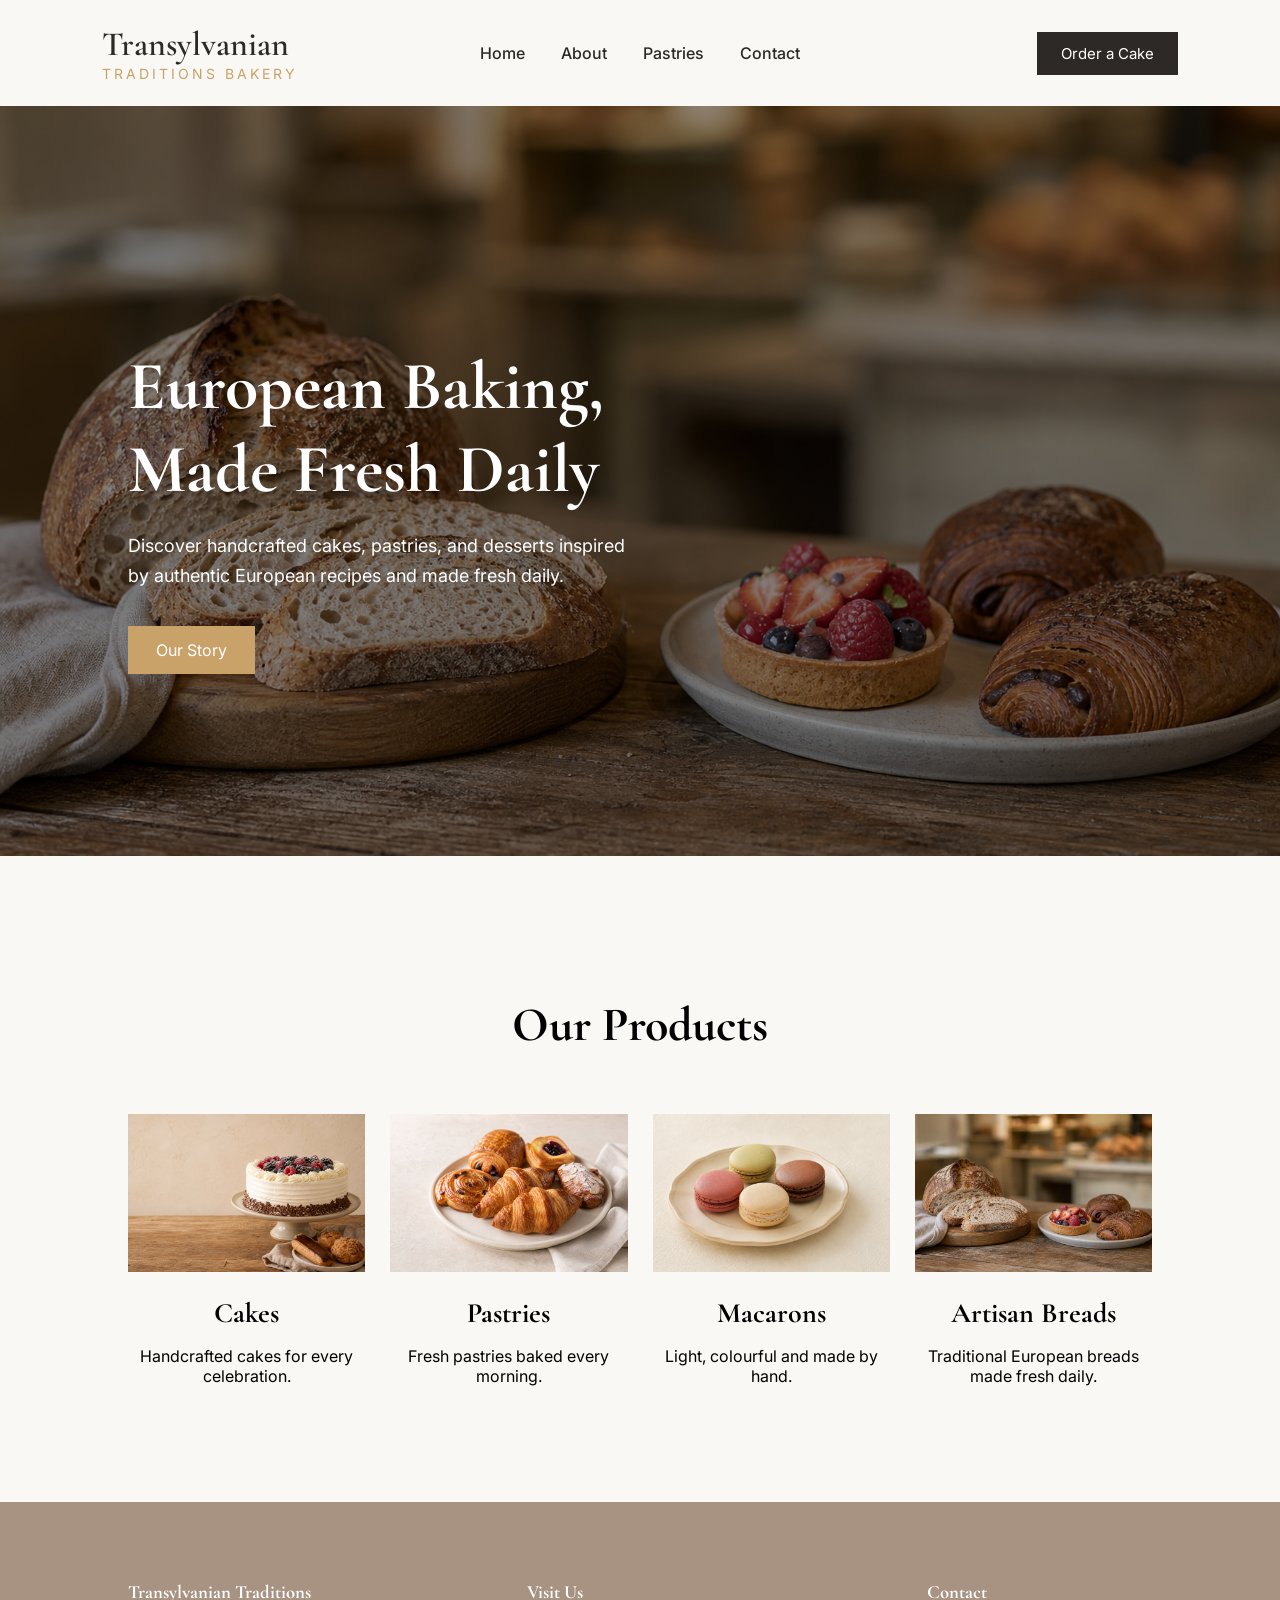
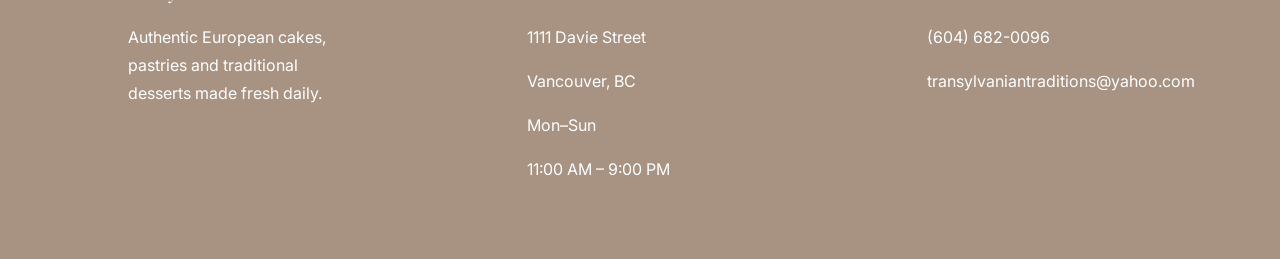
<file: index.html>
<!DOCTYPE html>
<html>

<head>

    <title>Transylvanian Traditions Bakery | Home</title>



    <meta name="viewport" content="width=device-width, initial-scale=1.0">

    <link
        href="https://fonts.googleapis.com/css2?family=Cormorant+Garamond:wght@400;500;600;700&family=Inter:wght@300;400;500;600;700&display=swap"
        rel="stylesheet">

    <link rel="stylesheet" href="style.css">

</head>

<body>
    <header id="site-header">

        <div class="header-logo">
            <h2>Transylvanian</h2>
            <p>TRADITIONS BAKERY</p>
        </div>

        <nav class="site-navigation">
            <ul>
                <li><a href="index.html">Home</a></li>
                <li><a href="about.html">About</a></li>
                <li><a href="pastries.html">Pastries</a></li>
                <li><a href="contact.html">Contact</a></li>
            </ul>
        </nav>

        <div class="header-btn">
            <a href="#">Order a Cake</a>
        </div>

    </header>

    <main>
        <section class="hero-banner">

            <div class="hero-text">

                <h1>European Baking, Made Fresh Daily</h1>

                <p>
                    Discover handcrafted cakes, pastries, and desserts inspired by authentic European recipes and made
                    fresh daily.
                </p>

                <a href="about.html">Our Story</a>

            </div>
        </section>
        <section class="products-section">

            <h2>Our Products</h2>

            <div class="products-container">

                <div class="product-item">
                    <img src="images/berry-cake.png" alt="Berry Cake">
                    <h3>Cakes</h3>
                    <p>Handcrafted cakes for every celebration.</p>
                </div>

                <div class="product-item">
                    <img src="images/pastry-plate.png" alt="Pastries">
                    <h3>Pastries</h3>
                    <p>Fresh pastries baked every morning.</p>
                </div>

                <div class="product-item">
                    <img src="images/macarons.png" alt="Macarons">
                    <h3>Macarons</h3>
                    <p>Light, colourful and made by hand.</p>
                </div>

                <div class="product-item">
                    <img src="images/bakery-table.png" alt="Bakery">
                    <h3>Artisan Breads</h3>
                    <p>Traditional European breads made fresh daily.</p>
                </div>

            </div>

        </section>

    </main>

    <footer>

        <div class="footer-container">

            <div class="footer-column">

                <h3>Transylvanian Traditions</h3>

                <p>Authentic European cakes, pastries and traditional desserts made fresh daily.</p>

            </div>

            <div class="footer-column">

                <h3>Visit Us</h3>

                <p>1111 Davie Street</p>
                <p>Vancouver, BC</p>
                <p>Mon–Sun</p>
                <p>11:00 AM – 9:00 PM</p>

            </div>

            <div class="footer-column">

                <h3>Contact</h3>

                <p>(604) 682-0096</p>
                <p>transylvaniantraditions@yahoo.com</p>

            </div>

        </div>

    </footer>

</body>

</html>
</file>
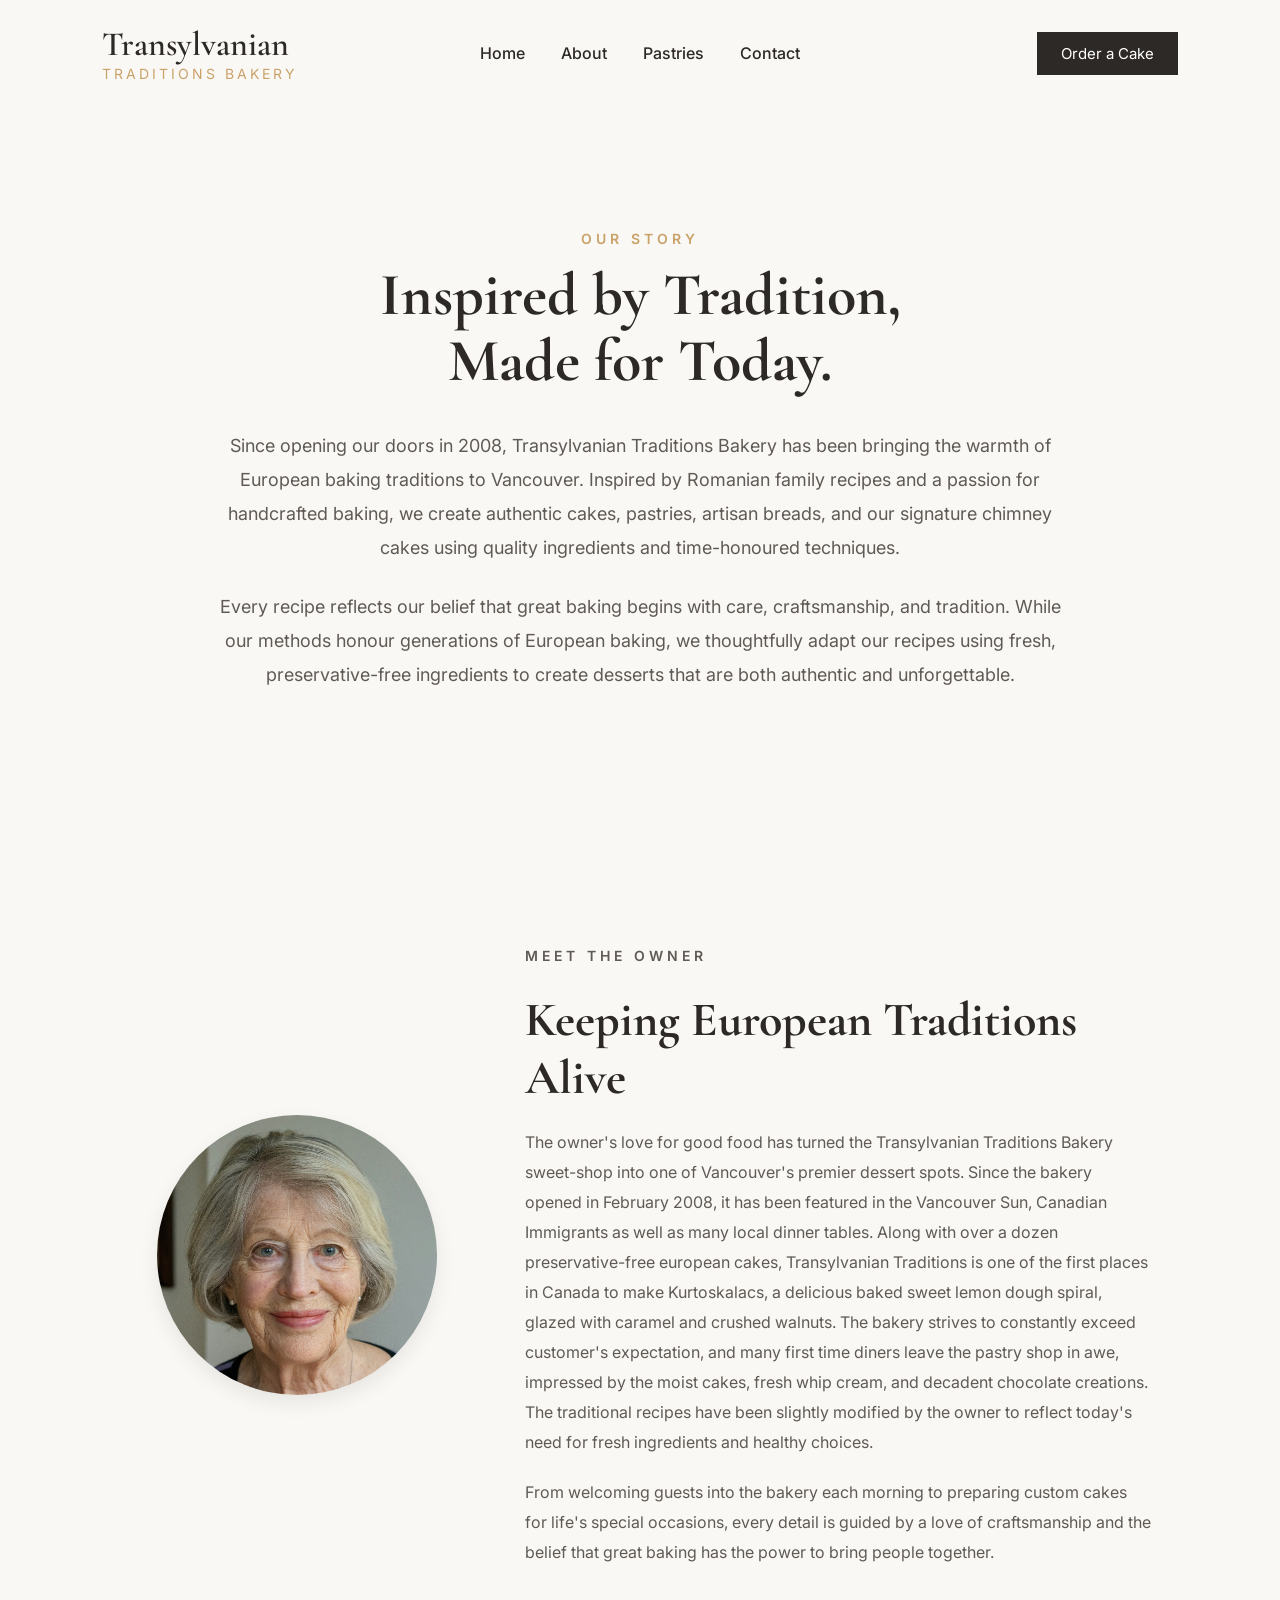
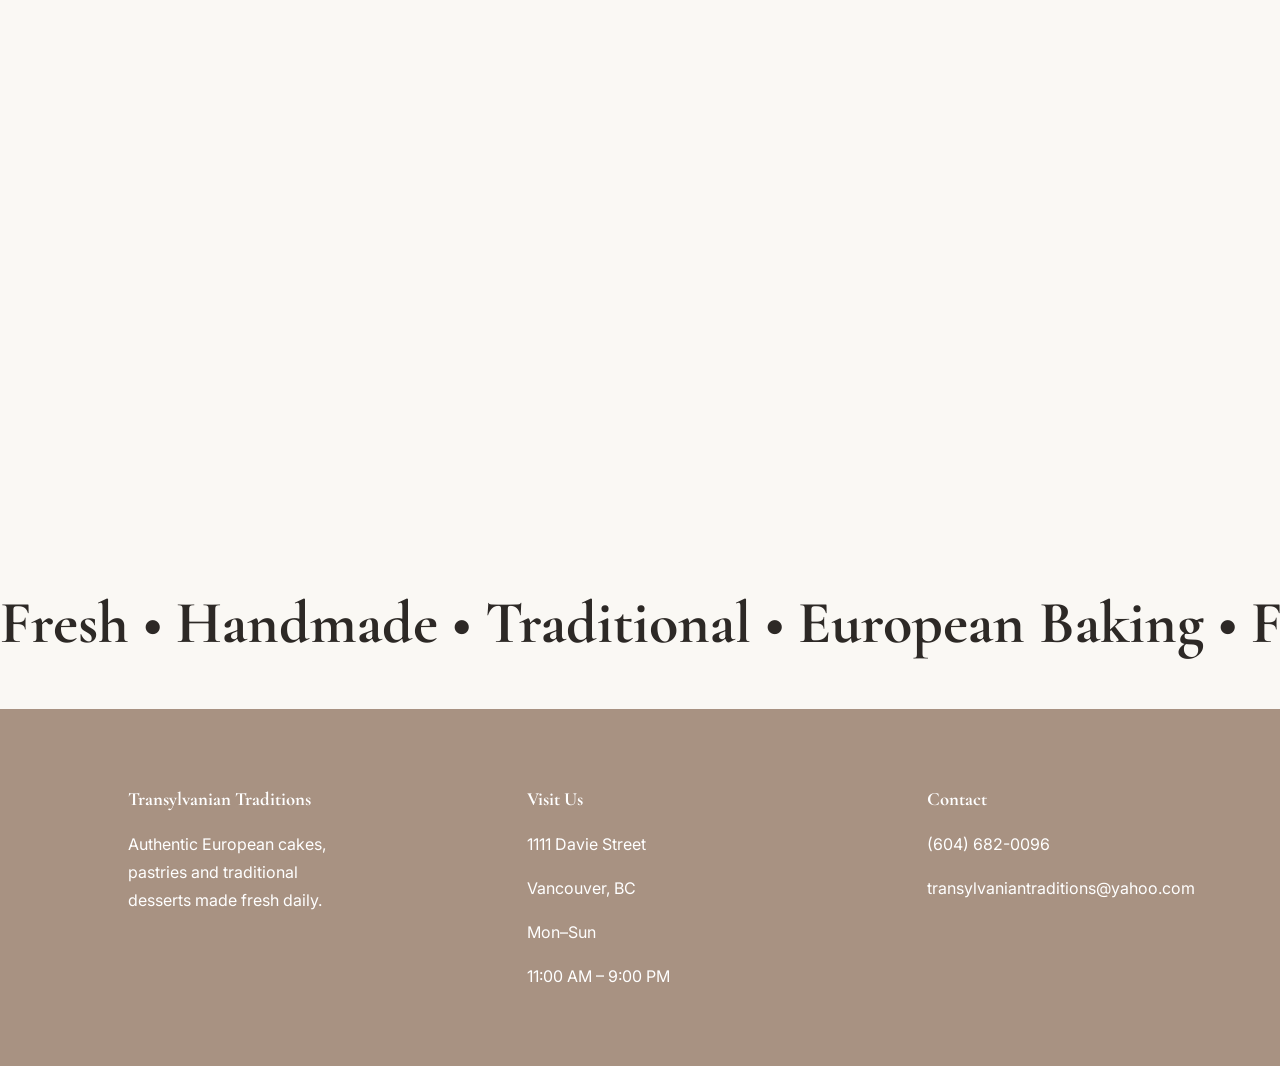
<file: about.html>
<!DOCTYPE html>
<html>

<head>

    <title>Transylvanian Traditions Bakery | About</title>

    <meta name="viewport" content="width=device-width, initial-scale=1.0">

    <link
        href="https://fonts.googleapis.com/css2?family=Cormorant+Garamond:wght@400;500;600;700&family=Inter:wght@300;400;500;600;700&display=swap"
        rel="stylesheet">

    <link rel="stylesheet" href="about.css">

</head>

<body>

    <header id="site-header">

        <div class="header-logo">
            <h2>Transylvanian</h2>
            <p>TRADITIONS BAKERY</p>
        </div>

        <nav class="site-navigation">
            <ul>
                <li><a href="index.html">Home</a></li>
                <li><a href="about.html">About</a></li>
                <li><a href="pastries.html">Pastries</a></li>
                <li><a href="contact.html">Contact</a></li>
            </ul>
        </nav>

        <div class="header-btn">
            <a href="contact.html">Order a Cake</a>
        </div>

    </header>

    <main>

        <section class="about-section">

            <p class="section-label">OUR STORY</p>

            <h2>Inspired by Tradition,<br>Made for Today.</h2>

            <p class="about-paragraph">
                Since opening our doors in 2008, Transylvanian Traditions Bakery has been
                bringing the warmth of European baking traditions to Vancouver. Inspired by
                Romanian family recipes and a passion for handcrafted baking, we create
                authentic cakes, pastries, artisan breads, and our signature chimney cakes
                using quality ingredients and time-honoured techniques.
            </p>

            <p class="about-paragraph">
                Every recipe reflects our belief that great baking begins with care,
                craftsmanship, and tradition. While our methods honour generations of
                European baking, we thoughtfully adapt our recipes using fresh,
                preservative-free ingredients to create desserts that are both authentic
                and unforgettable.
            </p>

        </section>
        <section class="owner-section">

            <div class="owner-image">

                <img src="images/baker.jpg" alt="Bakery Owner">

            </div>

            <div class="owner-content">

                <p class="section-label">MEET THE OWNER</p>

                <h2>Keeping European Traditions Alive</h2>

                <p>
                    The owner's love for good food has turned the Transylvanian Traditions Bakery sweet-shop into one of
                    Vancouver's premier dessert spots. Since the bakery opened in February 2008, it has been featured in
                    the Vancouver Sun, Canadian Immigrants as well as many local dinner tables. Along with over a dozen
                    preservative-free european cakes, Transylvanian Traditions is one of the first places in Canada to
                    make Kurtoskalacs, a delicious baked sweet lemon dough spiral, glazed with caramel and crushed
                    walnuts. The bakery strives to constantly exceed customer's expectation, and many first time diners
                    leave the pastry shop in awe, impressed by the moist cakes, fresh whip cream, and decadent chocolate
                    creations. The traditional recipes have been slightly modified by the owner to reflect today's need
                    for fresh ingredients and healthy choices.
                </p>

                <p>
                    From welcoming guests into the bakery each morning to preparing custom
                    cakes for life's special occasions, every detail is guided by a love of
                    craftsmanship and the belief that great baking has the power to bring
                    people together.
                </p>

            </div>

        </section>

        <section class="parallax"></section>
        <section class="sliding-text">

            <div class="slide-track">

                <h2>Fresh • Handmade • Traditional • European Baking • Fresh • Handmade • Traditional • European Baking
                    •</h2>

            </div>

        </section>

    </main>

    <footer>

        <div class="footer-container">

            <div class="footer-column">

                <h3>Transylvanian Traditions</h3>

                <p>Authentic European cakes, pastries and traditional desserts made fresh daily.</p>

            </div>

            <div class="footer-column">

                <h3>Visit Us</h3>

                <p>1111 Davie Street</p>
                <p>Vancouver, BC</p>
                <p>Mon–Sun</p>
                <p>11:00 AM – 9:00 PM</p>

            </div>

            <div class="footer-column">

                <h3>Contact</h3>

                <p>(604) 682-0096</p>
                <p>transylvaniantraditions@yahoo.com</p>

            </div>

        </div>

    </footer>

</body>

</html>
</file>
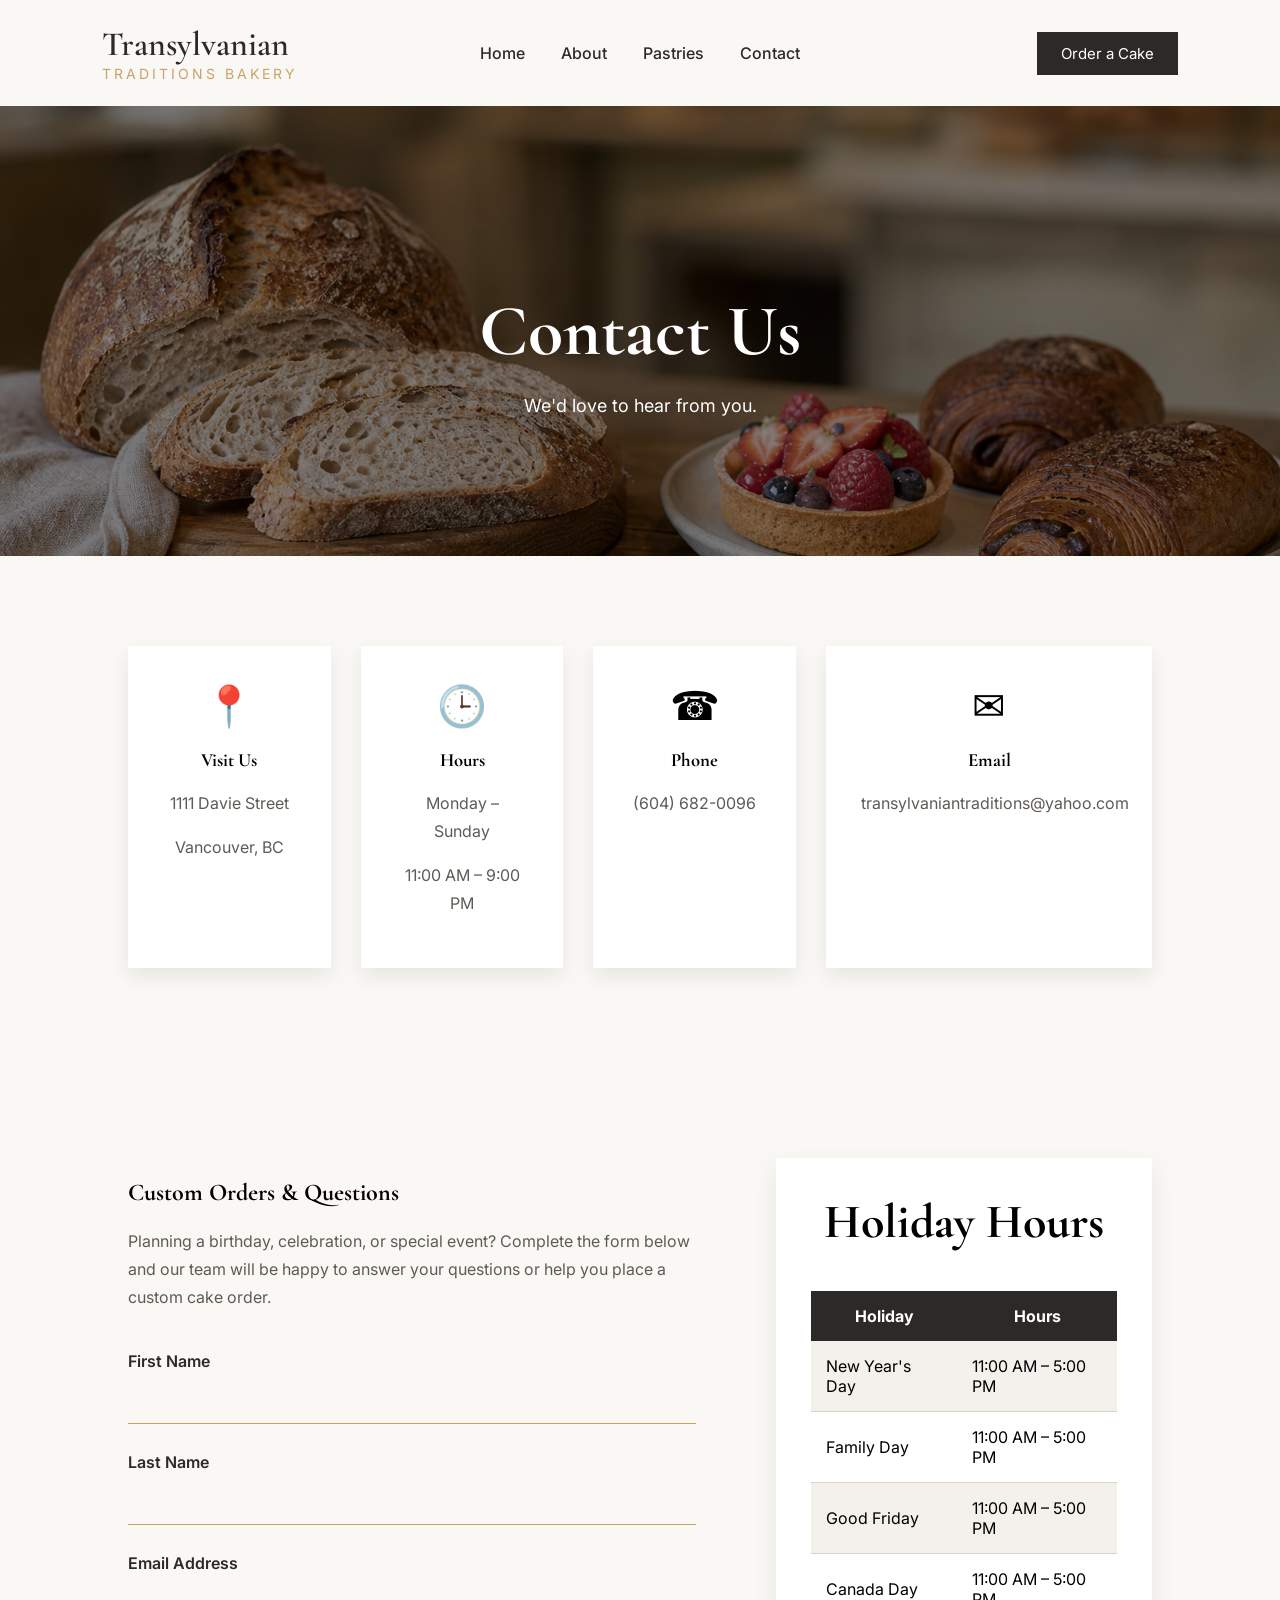
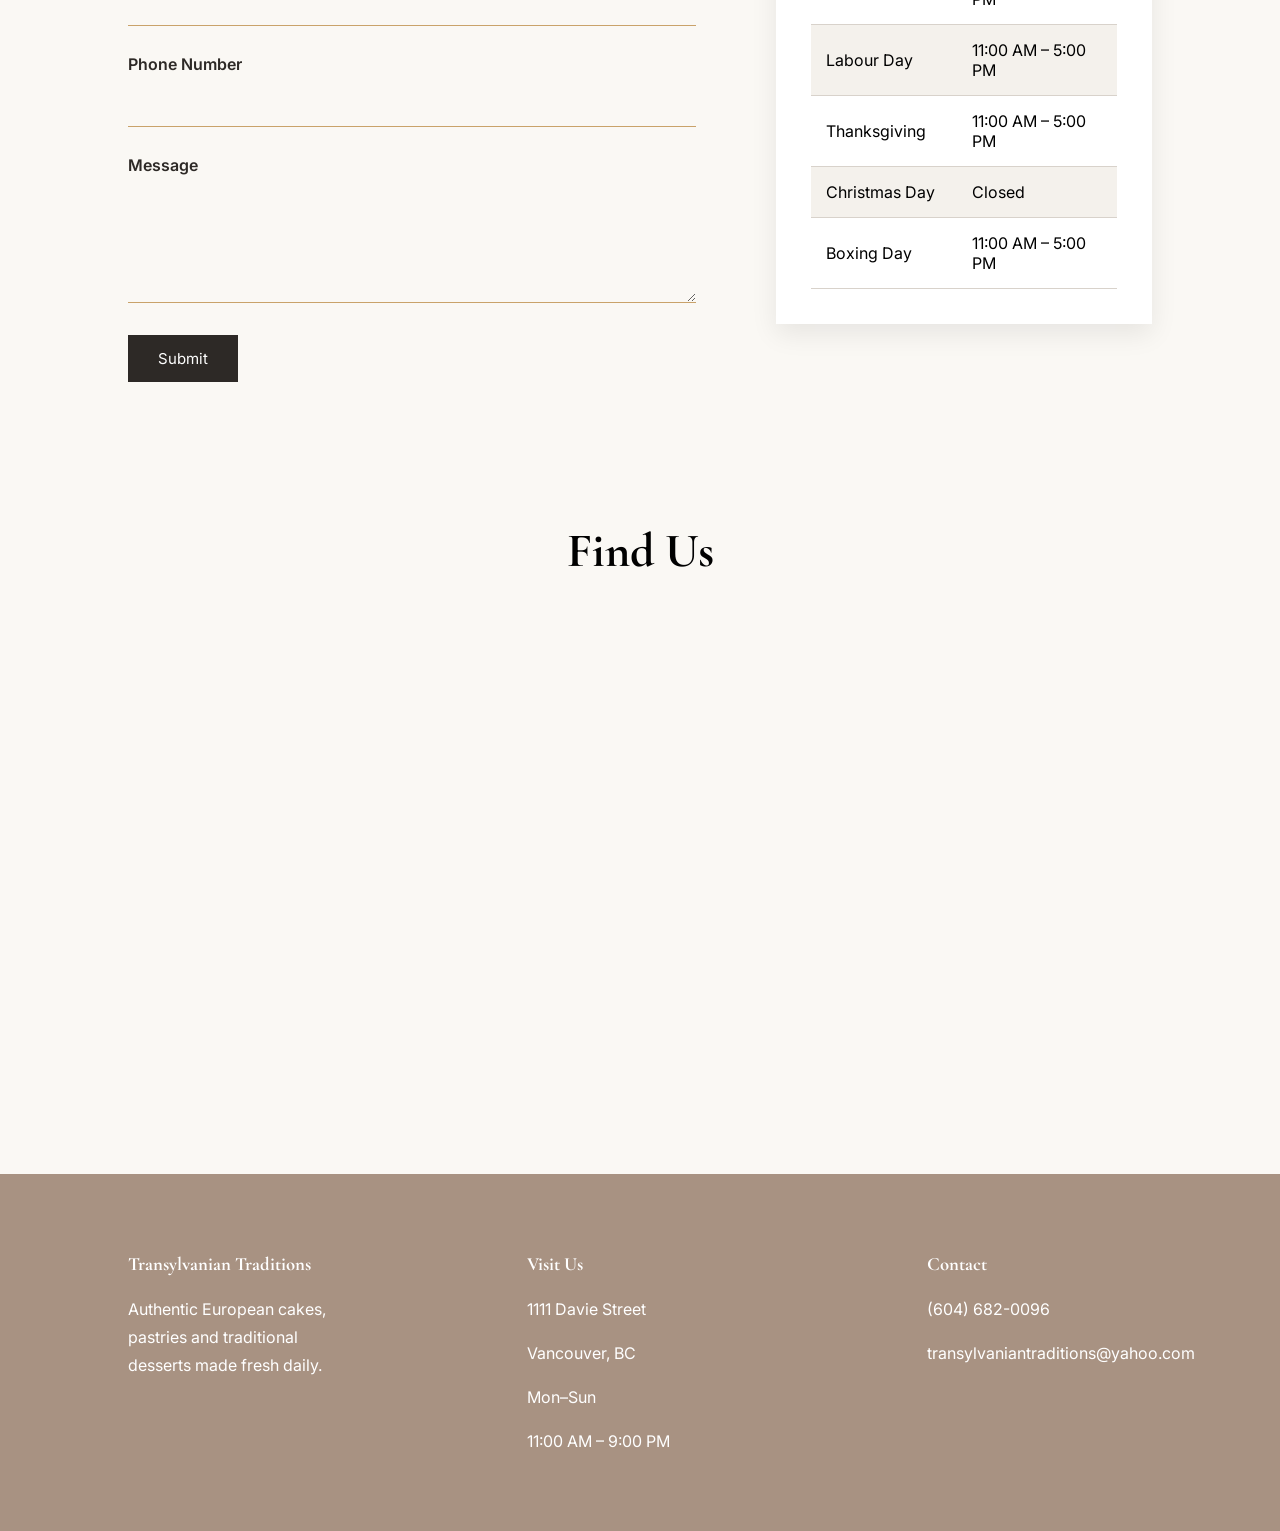
<file: contact.html>
<!DOCTYPE html>
<html>

<head>

    <title>Transylvanian Traditions Bakery | Contact</title>

    <meta name="viewport" content="width=device-width, initial-scale=1.0">

    <link
        href="https://fonts.googleapis.com/css2?family=Cormorant+Garamond:wght@400;500;600;700&family=Inter:wght@300;400;500;600;700&display=swap"
        rel="stylesheet">

    <link rel="stylesheet" href="contact.css">

</head>

<body>

    <header id="site-header">

        <div class="header-logo">
            <h2>Transylvanian</h2>
            <p>TRADITIONS BAKERY</p>
        </div>

        <nav class="site-navigation">
            <ul>
                <li><a href="index.html">Home</a></li>
                <li><a href="about.html">About</a></li>
                <li><a href="pastries.html">Pastries</a></li>
                <li><a href="contact.html">Contact</a></li>
            </ul>
        </nav>

        <div class="header-btn">
            <a href="contact.html">Order a Cake</a>
        </div>

    </header>

    <main>

        <section class="contact-banner">

            <div class="banner-text">

                <h1>Contact Us</h1>

                <p>We'd love to hear from you.</p>

            </div>

        </section>

        <section class="contact-info">

            <div class="info-box">

                <span class="icon">📍</span>

                <h3>Visit Us</h3>

                <p>1111 Davie Street</p>

                <p>Vancouver, BC</p>

            </div>

            <div class="info-box">

                <span class="icon">🕒</span>

                <h3>Hours</h3>

                <p>Monday – Sunday</p>

                <p>11:00 AM – 9:00 PM</p>

            </div>

            <div class="info-box">

                <span class="icon">☎</span>

                <h3>Phone</h3>

                <p>(604) 682-0096</p>

            </div>

            <div class="info-box">

                <span class="icon">✉</span>

                <h3>Email</h3>

                <p>transylvaniantraditions@yahoo.com</p>

            </div>

        </section>



        <section class="contact-bottom">

            <div class="contact-form">

                <h2>Custom Orders & Questions</h2>

                <p class="form-intro">

                    Planning a birthday, celebration, or special event? Complete the form
                    below and our team will be happy to answer your questions or help you
                    place a custom cake order.

                </p>

                <form>

                    <label for="first-name">First Name</label>
                    <input type="text" id="first-name">

                    <label for="last-name">Last Name</label>
                    <input type="text" id="last-name">

                    <label for="email">Email Address</label>
                    <input type="email" id="email">

                    <label for="phone">Phone Number</label>
                    <input type="tel" id="phone">

                    <label for="message">Message</label>
                    <textarea id="message"></textarea>

                    <button type="submit">Submit</button>

                </form>

            </div>

            <div class="holiday-hours">

                <h2>Holiday Hours</h2>

                <table>

                    <tr>
                        <th>Holiday</th>
                        <th>Hours</th>
                    </tr>

                    <tr>
                        <td>New Year's Day</td>
                        <td>11:00 AM – 5:00 PM</td>
                    </tr>

                    <tr>
                        <td>Family Day</td>
                        <td>11:00 AM – 5:00 PM</td>
                    </tr>

                    <tr>
                        <td>Good Friday</td>
                        <td>11:00 AM – 5:00 PM</td>
                    </tr>

                    <tr>
                        <td>Canada Day</td>
                        <td>11:00 AM – 5:00 PM</td>
                    </tr>

                    <tr>
                        <td>Labour Day</td>
                        <td>11:00 AM – 5:00 PM</td>
                    </tr>

                    <tr>
                        <td>Thanksgiving</td>
                        <td>11:00 AM – 5:00 PM</td>
                    </tr>

                    <tr>
                        <td>Christmas Day</td>
                        <td>Closed</td>
                    </tr>

                    <tr>
                        <td>Boxing Day</td>
                        <td>11:00 AM – 5:00 PM</td>
                    </tr>

                </table>

            </div>

        </section>

        <section class="map-section">

            <h2>Find Us</h2>

            <iframe
                src="https://www.google.com/maps/embed?pb=!1m18!1m12!1m3!1d2602.770921277097!2d-123.13122140000002!3d49.28073780000001!2m3!1f0!2f0!3f0!3m2!1i1024!2i768!4f13.1!3m3!1m2!1s0x5486722b454c0bc9%3A0x9a8126b81c0cbcd4!2sTransylvanian%20Traditions%20Bakery!5e0!3m2!1sen!2sca!4v1785910219572!5m2!1sen!2sca"
                width="100%" height="450" style="border:0;" allowfullscreen="" loading="lazy"
                referrerpolicy="strict-origin-when-cross-origin">
            </iframe>

        </section>


    </main>
    <footer>

        <div class="footer-container">

            <div class="footer-column">

                <h3>Transylvanian Traditions</h3>

                <p>Authentic European cakes, pastries and traditional desserts made fresh daily.</p>

            </div>

            <div class="footer-column">

                <h3>Visit Us</h3>

                <p>1111 Davie Street</p>
                <p>Vancouver, BC</p>
                <p>Mon–Sun</p>
                <p>11:00 AM – 9:00 PM</p>

            </div>

            <div class="footer-column">

                <h3>Contact</h3>

                <p>(604) 682-0096</p>
                <p>transylvaniantraditions@yahoo.com</p>

            </div>

        </div>

    </footer>

</body>

</html>
</file>
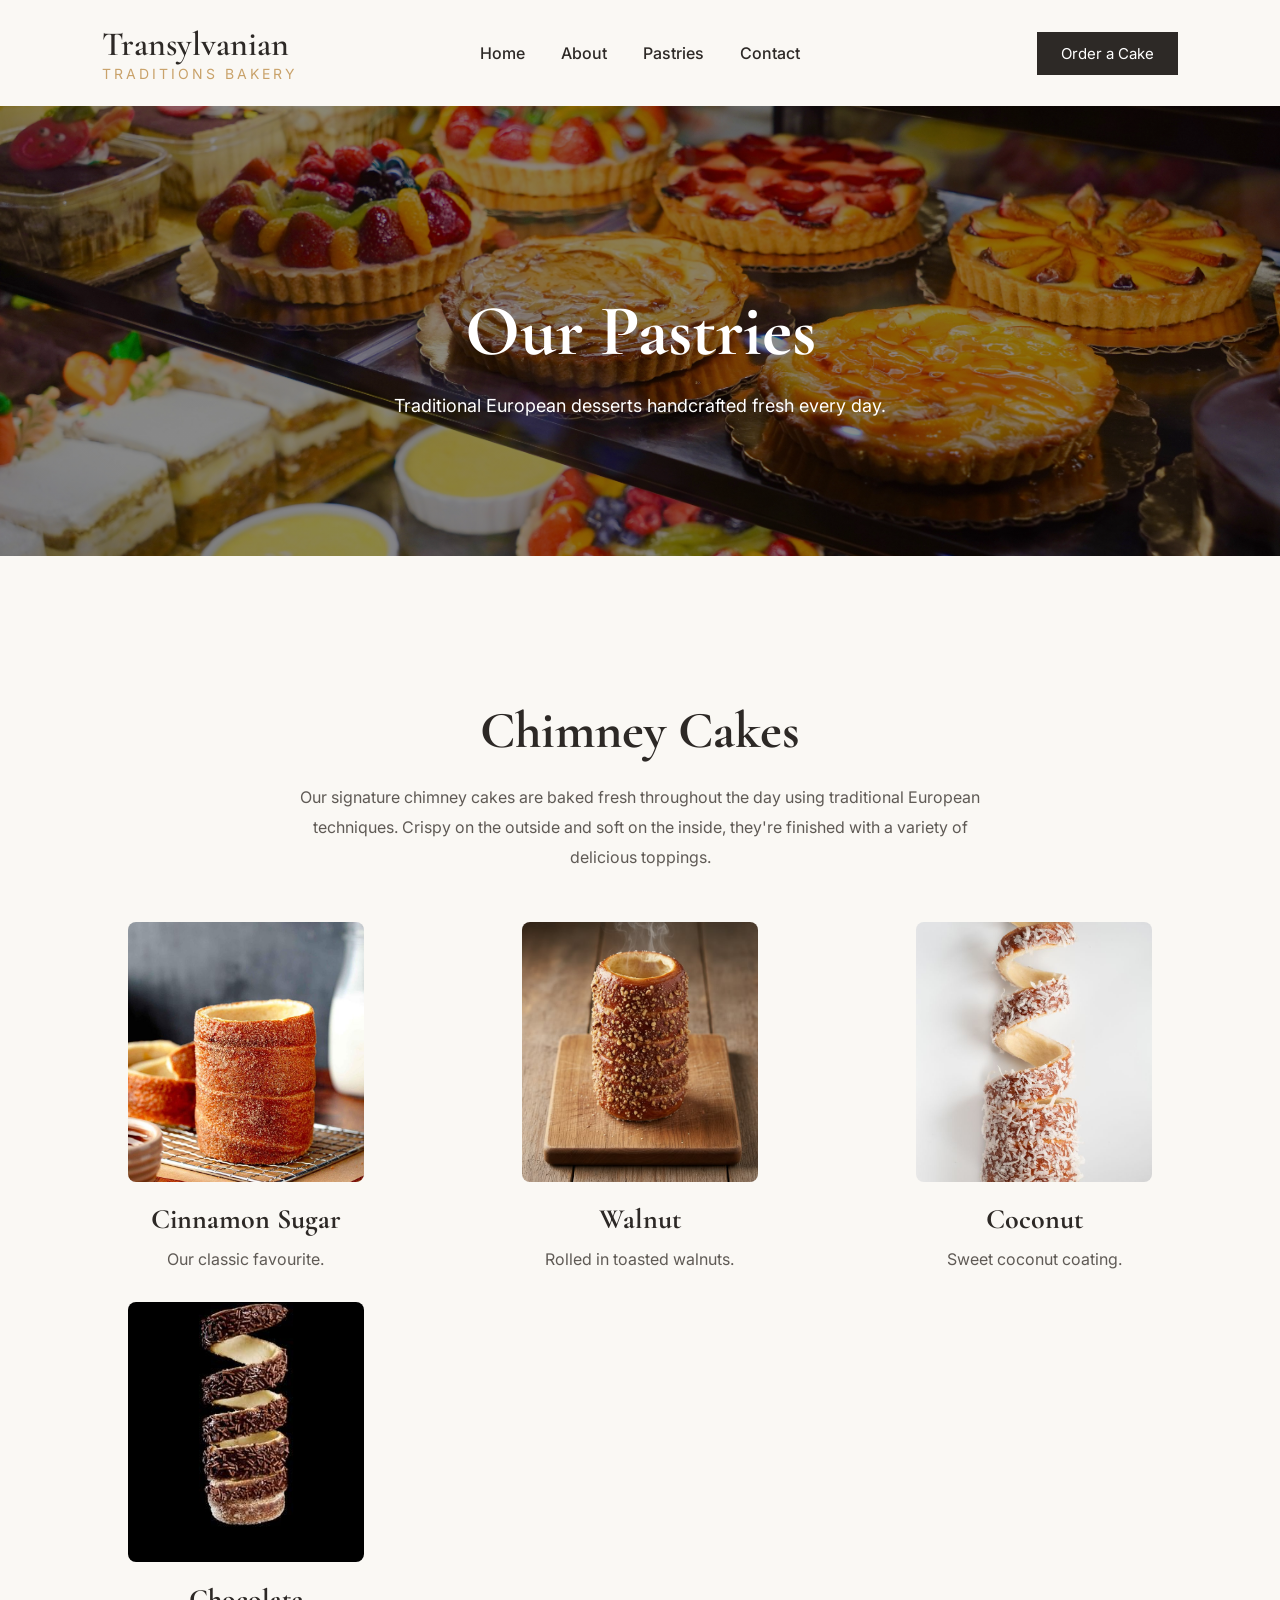
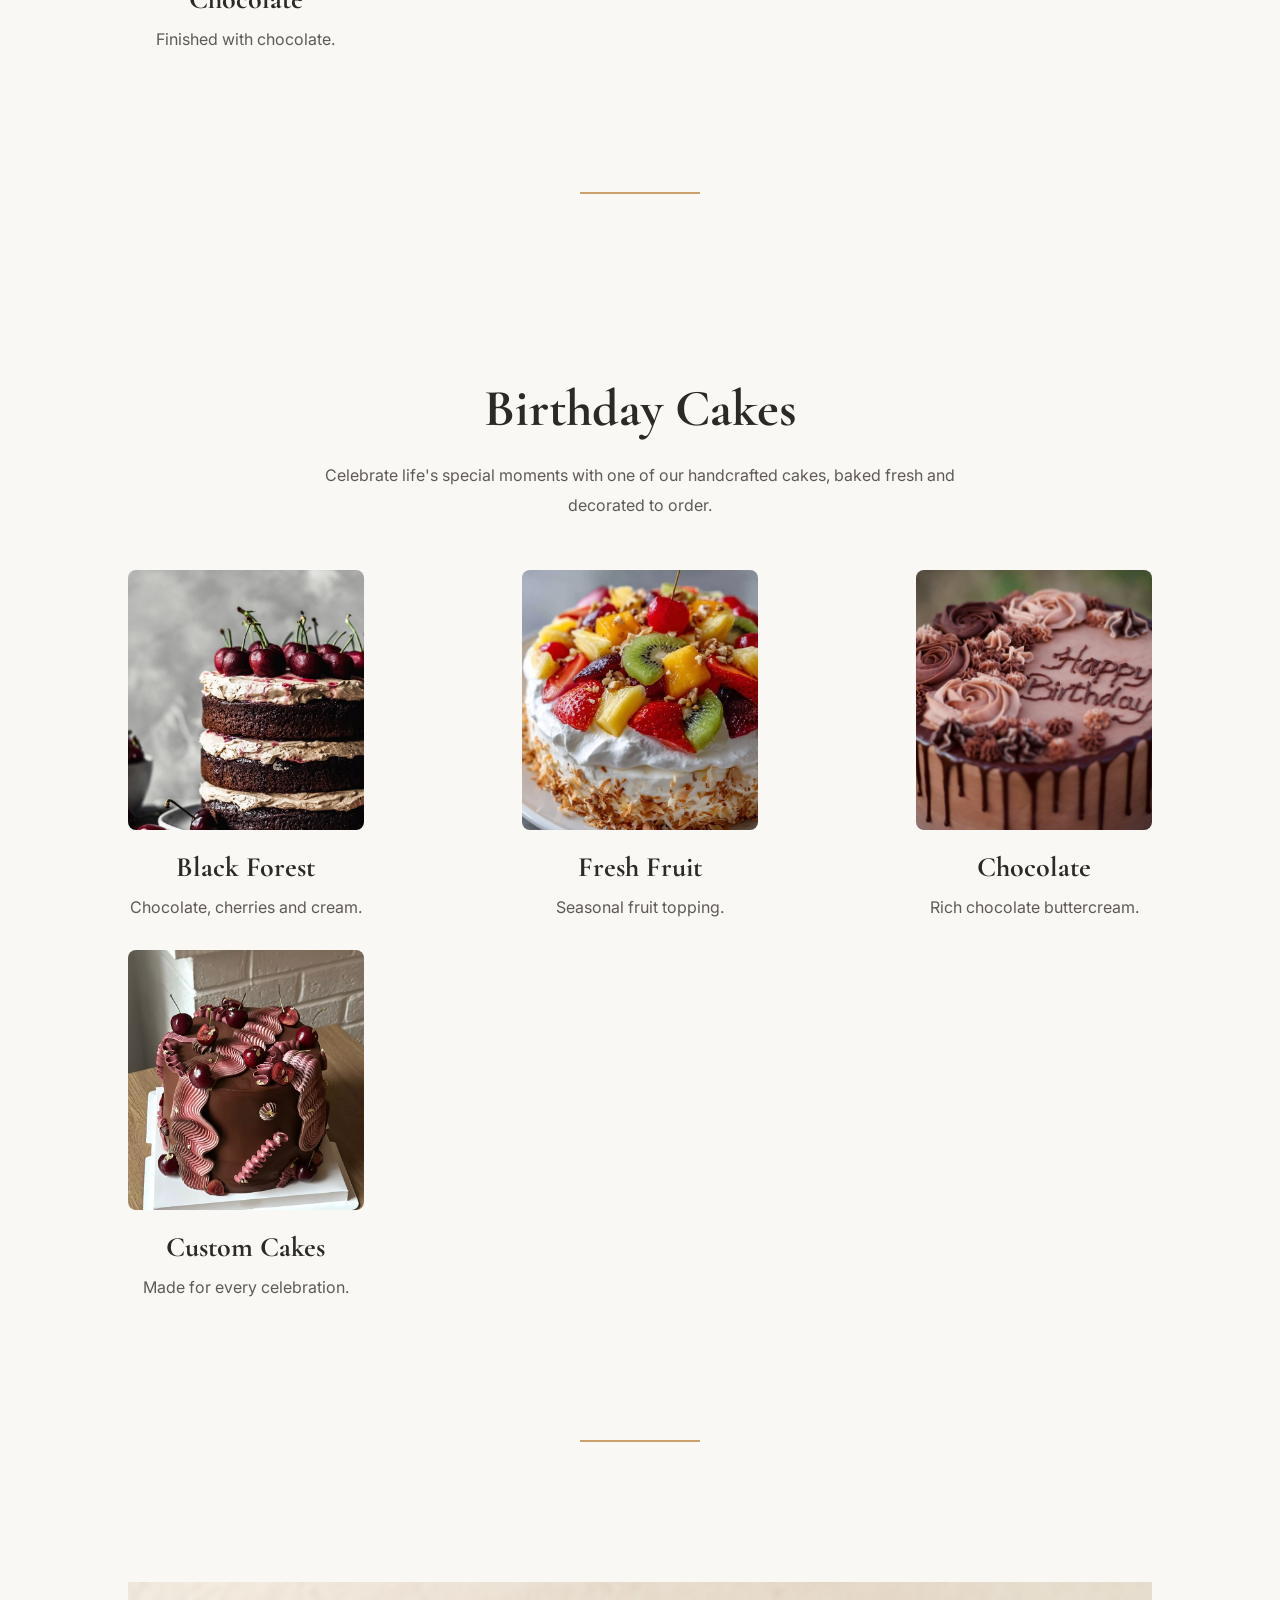
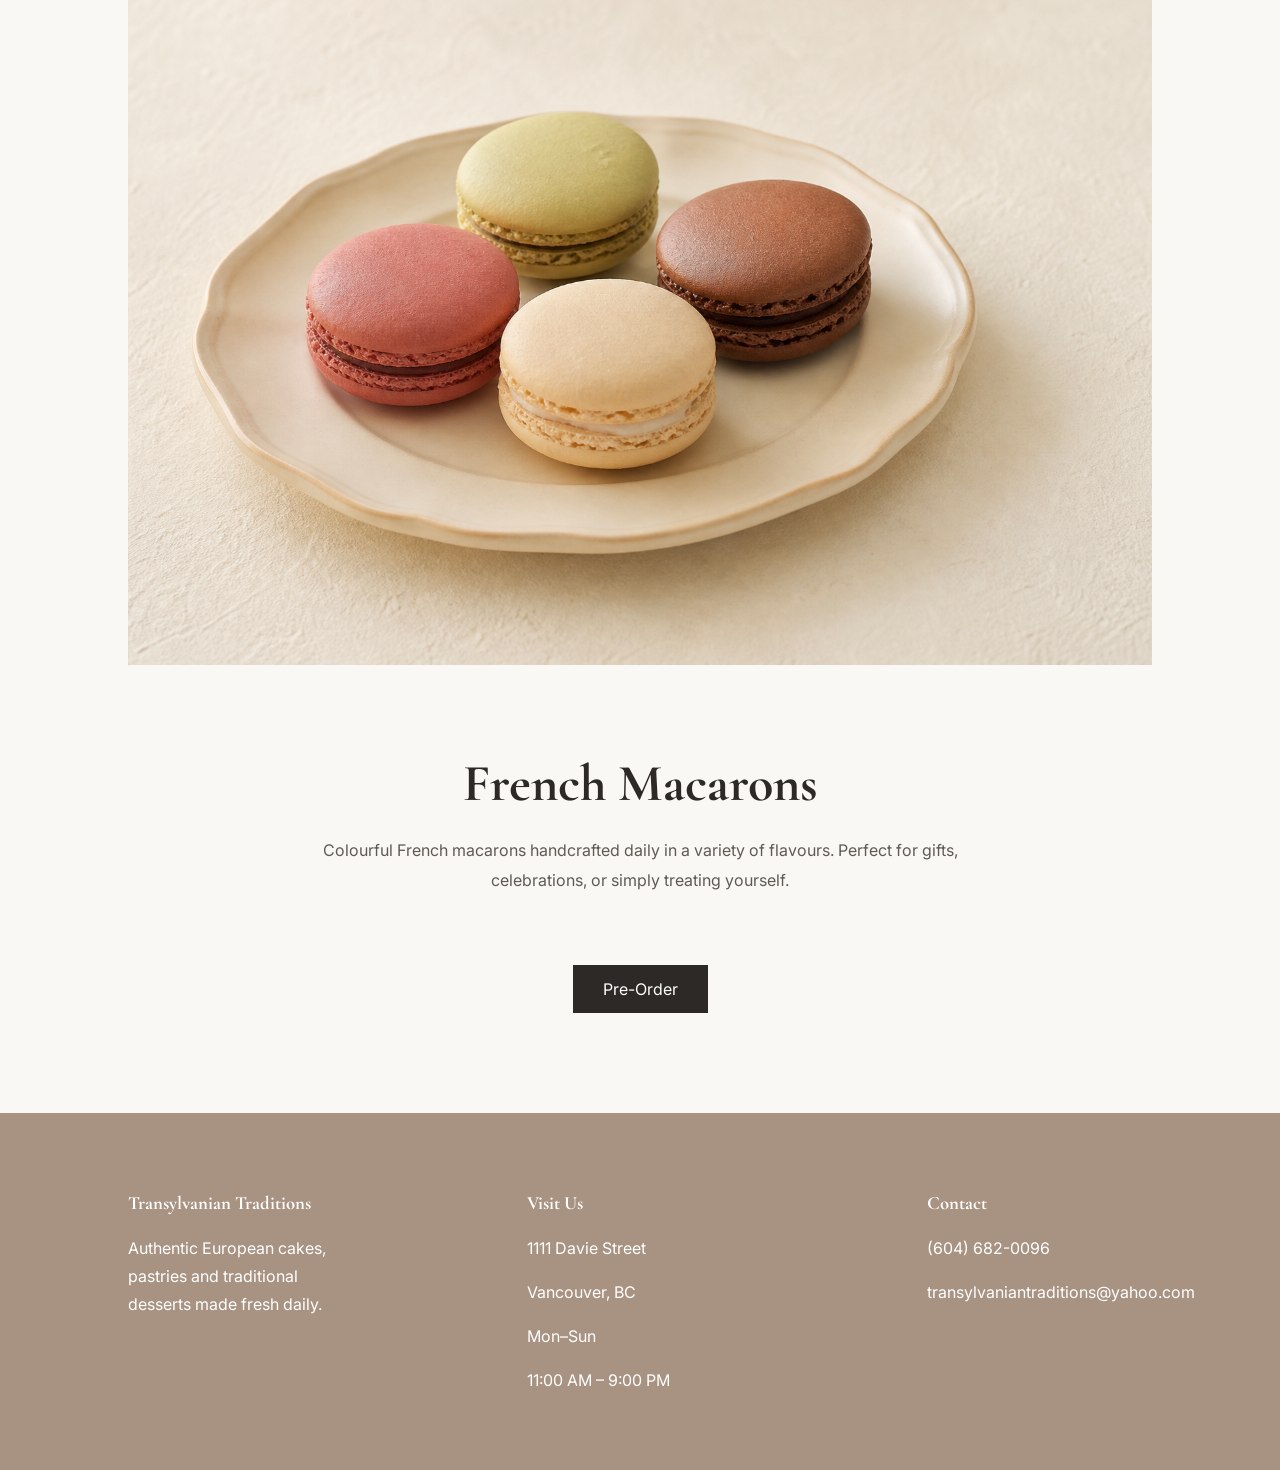
<file: pastries.html>
<!DOCTYPE html>
<html>

<head>

    <title>Transylvanian Traditions Bakery | Pasteries</title>

    <meta name="viewport" content="width=device-width, initial-scale=1.0">

    <link
        href="https://fonts.googleapis.com/css2?family=Cormorant+Garamond:wght@400;500;600;700&family=Inter:wght@300;400;500;600;700&display=swap"
        rel="stylesheet">

    <link rel="stylesheet" href="pastries.css">

</head>

<body>

    <header id="site-header">

        <div class="header-logo">
            <h2>Transylvanian</h2>
            <p>TRADITIONS BAKERY</p>
        </div>

        <nav class="site-navigation">
            <ul>
                <li><a href="index.html">Home</a></li>
                <li><a href="about.html">About</a></li>
                <li><a href="pastries.html">Pastries</a></li>
                <li><a href="contact.html">Contact</a></li>
            </ul>
        </nav>

        <div class="header-btn">
            <a href="contact.html">Order a Cake</a>
        </div>

    </header>

    <main>

        <section class="pastries-banner">

            <div class="banner-text">

                <h1>Our Pastries</h1>

                <p>Traditional European desserts handcrafted fresh every day.</p>

            </div>

        </section>

        <section class="chimney-section">

            <h2>Chimney Cakes</h2>

            <p>
                Our signature chimney cakes are baked fresh throughout the day using
                traditional European techniques. Crispy on the outside and soft on
                the inside, they're finished with a variety of delicious toppings.
            </p>

            <div class="product-grid">

                <div class="product-item">
                    <img src="images/chimney.png" alt="Cinnamon Chimney Cake">
                    <h3>Cinnamon Sugar</h3>
                    <p>Our classic favourite.</p>
                </div>

                <div class="product-item">
                    <img src="images/walnut.png" alt="Walnut Chimney Cake">
                    <h3>Walnut</h3>
                    <p>Rolled in toasted walnuts.</p>
                </div>

                <div class="product-item">
                    <img src="images/coconut.png" alt="Coconut Chimney Cake">
                    <h3>Coconut</h3>
                    <p>Sweet coconut coating.</p>
                </div>

                <div class="product-item">
                    <img src="images/chocolate.png" alt="Chocolate Chimney Cake">
                    <h3>Chocolate</h3>
                    <p>Finished with chocolate.</p>
                </div>

            </div>

        </section>

        <section class="divider"></section>

        <section class="birthday-section">

            <h2>Birthday Cakes</h2>

            <p>
                Celebrate life's special moments with one of our handcrafted cakes,
                baked fresh and decorated to order.
            </p>

            <div class="product-grid">

                <div class="product-item">
                    <img src="images/forest.png" alt="Black Forest Cake">
                    <h3>Black Forest</h3>
                    <p>Chocolate, cherries and cream.</p>
                </div>

                <div class="product-item">
                    <img src="images/fruit.png" alt="Fruit Cake">
                    <h3>Fresh Fruit</h3>
                    <p>Seasonal fruit topping.</p>
                </div>

                <div class="product-item">
                    <img src="images/birthday.png" alt="Chocolate Cake">
                    <h3>Chocolate</h3>
                    <p>Rich chocolate buttercream.</p>
                </div>

                <div class="product-item">
                    <img src="images/custom.png" alt="Custom Cake">
                    <h3>Custom Cakes</h3>
                    <p>Made for every celebration.</p>
                </div>

            </div>

        </section>

        <section class="divider"></section>

        <section class="macaron-section">

            <img src="images/macarons.png" alt="French Macarons">

            <h2>French Macarons</h2>

            <p>
                Colourful French macarons handcrafted daily in a variety of flavours.
                Perfect for gifts, celebrations, or simply treating yourself.
            </p>

            <a href="contact.html">Pre-Order</a>

        </section>

    </main>


    <footer>

        <div class="footer-container">

            <div class="footer-column">

                <h3>Transylvanian Traditions</h3>

                <p>Authentic European cakes, pastries and traditional desserts made fresh daily.</p>

            </div>

            <div class="footer-column">

                <h3>Visit Us</h3>

                <p>1111 Davie Street</p>
                <p>Vancouver, BC</p>
                <p>Mon–Sun</p>
                <p>11:00 AM – 9:00 PM</p>

            </div>

            <div class="footer-column">

                <h3>Contact</h3>

                <p>(604) 682-0096</p>
                <p>transylvaniantraditions@yahoo.com</p>

            </div>

        </div>

    </footer>

</body>

</html>
</file>
<file: style.css>
h1,
h2,
h3,
h4 {
    font-family: "Cormorant Garamond", serif;
}

body {
    margin: 0;
    background-color: #FAF8F4;
    font-family: "Inter", sans-serif;
}

#site-header {
    display: flex;
    justify-content: space-between;
    align-items: center;
    padding: 24px 8%;
    background-color: #FAF8F4;
}

.header-logo,
.header-btn {
    flex: 1;
}

.site-navigation {
    flex: 2;
}

.header-btn {
    text-align: right;
}

.header-logo h2 {
    margin: 0;
    font-size: 34px;
    font-weight: 600;
    color: #2D2926;
}

.header-logo p {
    margin: 0;
    font-size: 14px;
    letter-spacing: 3px;
    text-transform: uppercase;
    color: #C9A26A;
}

#site-header ul {
    display: flex;
    justify-content: center;
    list-style: none;
    margin: 0;
    padding: 0;
}

#site-header nav a {
    margin: 0 18px;
    text-decoration: none;
    font-size: 16px;
    font-weight: 500;
    color: #2D2926;
}

#site-header nav a:hover {
    color: #C9A26A;
}

.header-btn a {
    background-color: #2D2926;
    color: white;
    text-decoration: none;
    padding: 12px 24px;
    font-size: 15px;
    display: inline-block;
}

.header-btn a:hover {
    background-color: #4A433E;
}

.hero-banner {
    background-image: linear-gradient(rgba(0, 0, 0, .45), rgba(0, 0, 0, .45)), url("images/bakery-table.png");
    background-size: cover;
    background-position: center;
    height: 750px;
    display: flex;
    align-items: center;
    padding: 0 10%;
}

.hero-text {
    width: 50%;
}

.hero-text h1 {
    font-size: 68px;
    color: white;
    margin-bottom: 20px;
}

.hero-text p {
    font-size: 18px;
    line-height: 30px;
    color: white;
    margin-bottom: 35px;
}

.hero-text a {
    background-color: #C9A26A;
    color: white;
    text-decoration: none;
    padding: 14px 28px;
    display: inline-block;
}

.hero-text a:hover {
    background-color: #B28A5C;
}

.products-section {
    padding: 100px 10%;
    text-align: center;
}

.products-section h2 {
    font-size: 48px;
    margin-bottom: 60px;
}

.products-container {
    display: flex;
    justify-content: space-between;
    gap: 25px;
}

.product-item {
    width: 25%;
}

.product-item img {
    width: 100%;
}

.product-item h3 {
    margin: 20px 0 10px;
    font-size: 28px;
}

footer {
    background-color: #a89282;
    padding: 60px 10%;
}

.footer-container {
    display: flex;
    justify-content: space-between;
}

.footer-column {
    width: 22%;
}

.footer-column h3 {
    color: white;
    margin-bottom: 20px;
}

.footer-column p {
    color: white;
    line-height: 28px;
}

.footer-column ul {
    list-style: none;
    margin: 0;
    padding: 0;
}

.footer-column li {
    margin-bottom: 10px;
}

.footer-column a {
    color: white;
    text-decoration: none;
}

.footer-column a:hover {
    color: #C9A26A;
}

@media (max-width: 768px) {

    #site-header {
        flex-direction: column;
    }

    .site-navigation ul {
        flex-direction: column;
    }

    .hero-text {
        width: 100%;
    }

    .hero-text h1 {
        font-size: 48px;
    }

    .products-container {
        flex-direction: column;
    }

    .product-item {
        width: 100%;
    }

    .footer-container {
        flex-direction: column;
    }

    .footer-column {
        width: 100%;
    }

}
</file>
<file: about.css>
body {
    margin: 0;
    background-color: #FAF8F4;
    font-family: "Inter", sans-serif;
}

h1,
h2,
h3,
h4 {
    font-family: "Cormorant Garamond", serif;
}

#site-header {
    display: flex;
    justify-content: space-between;
    align-items: center;
    padding: 24px 8%;
    background-color: #FAF8F4;
}

.header-logo,
.header-btn {
    flex: 1;
}

.site-navigation {
    flex: 2;
}

.header-btn {
    text-align: right;
}

#site-header ul {
    display: flex;
    justify-content: center;
    list-style: none;
    margin: 0;
    padding: 0;
}

#site-header nav a {
    margin: 0 18px;
    text-decoration: none;
    font-size: 16px;
    font-weight: 500;
    color: #2D2926;
}

#site-header nav a:hover {
    color: #C9A26A;
}

.header-btn a {
    background-color: #2D2926;
    color: white;
    text-decoration: none;
    padding: 12px 24px;
    font-size: 15px;
    display: inline-block;
}

.header-btn a:hover {
    background-color: #4A433E;
}

.header-logo h2 {
    margin: 0;
    font-size: 34px;
    font-weight: 600;
    color: #2D2926;
}

.header-logo p {
    margin: 0;
    font-size: 14px;
    letter-spacing: 3px;
    text-transform: uppercase;
    color: #C9A26A;
}

.hero-banner {
    background-image: linear-gradient(rgba(0, 0, 0, .45), rgba(0, 0, 0, .45)), url("images/bakery-table.png");
    background-size: cover;
    background-position: center;
    height: 750px;
    display: flex;
    align-items: center;
    padding: 0 10%;
}

.hero-text {
    width: 50%;
}

.hero-text h1 {
    font-size: 68px;
    color: white;
    margin-bottom: 20px;
}

.hero-text p {
    font-size: 18px;
    line-height: 30px;
    color: white;
    margin-bottom: 35px;
}

.hero-text a {
    background-color: #C9A26A;
    color: white;
    text-decoration: none;
    padding: 14px 28px;
    display: inline-block;
}

.hero-text a:hover {
    background-color: #B28A5C;
}

.about-banner {
    background-image: linear-gradient(rgba(0, 0, 0, .45), rgba(0, 0, 0, .45)), url("images/berry-cake.png");
    background-size: cover;
    background-position: center;
    height: 50vh;
    display: flex;
    align-items: center;
    justify-content: center;
}

.about-section {
    max-width: 850px;
    margin: 0 auto;
    padding: 110px 10%;
    text-align: center;
}

.about-section h2 {
    font-size: 60px;
    color: #2D2926;
    margin: 0 0 35px;
    line-height: 1.1;
}

.about-paragraph {
    font-size: 18px;
    line-height: 34px;
    color: #5F5A55;
    margin-bottom: 25px;
}

.section-label {
    color: #C9A26A;
    font-size: 14px;
    letter-spacing: 4px;
    font-weight: 600;
    margin-bottom: 15px;
}

.owner-section {
    display: flex;
    align-items: center;
    justify-content: space-between;
    gap: 60px;
    padding: 100px 10%;
}

.owner-image {
    width: 35%;
    text-align: center;
}

.owner-image img {
    width: 280px;
    height: 280px;
    object-fit: cover;
    border-radius: 50%;
    box-shadow: 0 8px 20px rgba(0, 0, 0, .08);
}

.owner-content {
    width: 65%;
}

.owner-content h2 {
    font-size: 48px;
    color: #2D2926;
    margin-top: 0;
    margin-bottom: 20px;
}

.owner-content p {
    color: #5F5A55;
    line-height: 30px;
    margin-bottom: 20px;
}

.parallax {
    background-image: url("images/bread.png");
    background-attachment: fixed;
    background-position: center;
    background-repeat: no-repeat;
    background-size: cover;
    height: 450px;
}

/* Sliding text 
   I added this animation because the original Transylvanian Traditions website
   uses a scroll feature. Although we did not build this effect in class, I wanted
   to recreate a feature from the original site while keeping the code simple
   using only HTML and CSS.
*/

.sliding-text {
    overflow: hidden;
    white-space: nowrap;
    padding: 50px 0;
    background-color: #FAF8F4;
}

.slide-track {
    display: inline-block;
    animation: slide 20s linear infinite;
}

.slide-track h2 {
    font-size: 60px;
    margin: 0;
    color: #2D2926;
}

@keyframes slide {
    from {
        transform: translateX(100%);
    }

    to {
        transform: translateX(-100%);
    }
}

footer {
    background-color: #a89282;
    padding: 60px 10%;
}

.footer-container {
    display: flex;
    justify-content: space-between;
}

.footer-column {
    width: 22%;
}

.footer-column h3 {
    color: white;
    margin-bottom: 20px;
}

.footer-column p {
    color: white;
    line-height: 28px;
}

.footer-column ul {
    list-style: none;
    margin: 0;
    padding: 0;
}

.footer-column li {
    margin-bottom: 10px;
}

.footer-column a {
    color: white;
    text-decoration: none;
}

.footer-column a:hover {
    color: #C9A26A;
}

@media (max-width: 768px) {

    #site-header {
        flex-direction: column;
    }

    .site-navigation ul {
        flex-direction: column;
    }

    .about-section h2 {
        font-size: 44px;
    }

    .owner-section {
        flex-direction: column;
    }

    .owner-image,
    .owner-content {
        width: 100%;
    }

    .owner-image img {
        width: 220px;
        height: 220px;
    }

    .footer-container {
        flex-direction: column;
    }

    .footer-column {
        width: 100%;
    }

}
</file>
<file: contact.css>
h1,
h2,
h3,
h4 {
    font-family: "Cormorant Garamond", serif;
}

body {
    margin: 0;
    background-color: #FAF8F4;
    font-family: "Inter", sans-serif;
}

#site-header {
    display: flex;
    justify-content: space-between;
    align-items: center;
    padding: 24px 8%;
    background-color: #FAF8F4;
}

.header-logo,
.header-btn {
    flex: 1;
}

.site-navigation {
    flex: 2;
}

.header-btn {
    text-align: right;
}

.header-logo h2 {
    margin: 0;
    font-size: 34px;
    font-weight: 600;
    color: #2D2926;
}

.header-logo p {
    margin: 0;
    font-size: 14px;
    letter-spacing: 3px;
    text-transform: uppercase;
    color: #C9A26A;
}

#site-header ul {
    display: flex;
    justify-content: center;
    list-style: none;
    margin: 0;
    padding: 0;
}

#site-header nav a {
    margin: 0 18px;
    text-decoration: none;
    font-size: 16px;
    font-weight: 500;
    color: #2D2926;
}

#site-header nav a:hover {
    color: #C9A26A;
}

.header-btn a {
    background-color: #2D2926;
    color: white;
    text-decoration: none;
    padding: 12px 24px;
    font-size: 15px;
    display: inline-block;
}

.header-btn a:hover {
    background-color: #4A433E;
}

.contact-banner {
    background-image: linear-gradient(rgba(0, 0, 0, .45), rgba(0, 0, 0, .45)), url("images/bakery-table.png");
    background-size: cover;
    background-position: center;
    height: 50vh;
    display: flex;
    justify-content: center;
    align-items: center;
}

.banner-text {
    text-align: center;
}

.banner-text h1 {
    color: white;
    font-size: 72px;
    margin-bottom: 20px;
}

.banner-text p {
    color: white;
    font-size: 18px;
}

.contact-info {
    display: flex;
    justify-content: space-between;
    padding: 90px 10%;
    text-align: center;
    gap: 30px;
}

.info-box {
    width: 25%;
    background: white;
    padding: 35px;
    box-shadow: 0 8px 20px rgba(0, 0, 0, .08);
    transition: .3s;
}

.info-box h2 {
    font-size: 34px;
    color: #2D2926;
    margin-bottom: 15px;
}

.info-box p {
    line-height: 28px;
    color: #5F5A55;
}

.icon {
    font-size: 40px;
    display: block;
    margin-bottom: 15px;
}

.map-section {
    padding: 0 10% 100px;
}

.map-section h2 {
    text-align: center;
    font-size: 48px;
    margin-bottom: 40px;
}

.map-section iframe {
    width: 100%;
    border: none;
}

.contact-form {
    width: 65%;
    background: transparent;
    padding: 0;
    border: none;
    box-shadow: none;
}

.form-intro {
    color: #5F5A55;
    line-height: 28px;
    margin-bottom: 40px;
}

.contact-form label {
    display: block;
    margin-bottom: 8px;
    font-weight: 600;
    color: #2D2926;
}

.contact-form input,
.contact-form textarea {
    width: 100%;
    border: none;
    border-bottom: 1px solid #C9A26A;
    background: transparent;
    padding: 12px 0;
    margin-bottom: 28px;
    font-size: 16px;
    font-family: "Inter", sans-serif;
    box-sizing: border-box;
}

.contact-form textarea {
    height: 120px;
    resize: vertical;
}

.contact-form input:focus,
.contact-form textarea:focus {
    outline: none;
    border-bottom: 2px solid #2D2926;
}

.contact-form button {
    background: #2D2926;
    color: white;
    border: none;
    padding: 14px 30px;
    cursor: pointer;
    font-size: 15px;
    font-family: "Inter", sans-serif;
}

.contact-form button:hover {
    background: #C9A26A;
}

.contact-bottom {
    display: flex;
    gap: 80px;
    padding: 100px 10%;
    align-items: flex-start;
}

.holiday-hours {
    width: 35%;
    background: white;
    padding: 35px;
    box-shadow: 0 10px 25px rgba(0, 0, 0, .08);
}

.holiday-hours h2 {
    text-align: center;
    font-size: 48px;
    margin: 0 0 40px;
}

table {
    width: 100%;
    border-collapse: collapse;
}

th {
    background-color: #2D2926;
    color: white;
    padding: 15px;
}

td {
    padding: 15px;
    border-bottom: 1px solid #D8D2CB;
}

tr:nth-child(even) {
    background-color: #F4F1EC;
}

footer {
    background-color: #a89282;
    padding: 60px 10%;
}

.footer-container {
    display: flex;
    justify-content: space-between;
}

.footer-column {
    width: 22%;
}

.footer-column h3 {
    color: white;
    margin-bottom: 20px;
}

.footer-column p {
    color: white;
    line-height: 28px;
}

.footer-column ul {
    list-style: none;
    margin: 0;
    padding: 0;
}

.footer-column li {
    margin-bottom: 10px;
}

.footer-column a {
    color: white;
    text-decoration: none;
}

.footer-column a:hover {
    color: #C9A26A;
}

@media (max-width: 768px) {

    #site-header {
        flex-direction: column;
    }

    .site-navigation ul {
        flex-direction: column;
    }

    .contact-info {
        flex-direction: column;
    }

    .info-box {
        width: 100%;
    }

    .contact-bottom {
        flex-direction: column;
    }

    .contact-form,
    .holiday-hours {
        width: 100%;
    }

    .banner-text h1 {
        font-size: 48px;
    }

    .footer-container {
        flex-direction: column;
    }

    .footer-column {
        width: 100%;
    }

}
</file>
<file: pastries.css>
h1,
h2,
h3,
h4 {
    font-family: "Cormorant Garamond", serif;
}

body {
    margin: 0;
    background-color: #FAF8F4;
    font-family: "Inter", sans-serif;
}

#site-header {
    display: flex;
    justify-content: space-between;
    align-items: center;
    padding: 24px 8%;
    background-color: #FAF8F4;
}

.header-logo,
.header-btn {
    flex: 1;
}

.site-navigation {
    flex: 2;
}

.header-btn {
    text-align: right;
}

.header-logo h2 {
    margin: 0;
    font-size: 34px;
    font-weight: 600;
    color: #2D2926;
}

.header-logo p {
    margin: 0;
    font-size: 14px;
    letter-spacing: 3px;
    text-transform: uppercase;
    color: #C9A26A;
}

#site-header ul {
    display: flex;
    justify-content: center;
    list-style: none;
    margin: 0;
    padding: 0;
}

#site-header nav a {
    margin: 0 18px;
    text-decoration: none;
    font-size: 16px;
    font-weight: 500;
    color: #2D2926;
}

#site-header nav a:hover {
    color: #C9A26A;
}

.header-btn a {
    background-color: #2D2926;
    color: white;
    text-decoration: none;
    padding: 12px 24px;
    font-size: 15px;
    display: inline-block;
}

.header-btn a:hover {
    background-color: #4A433E;
}

.pastries-banner {
    background-image: linear-gradient(rgba(0, 0, 0, .45), rgba(0, 0, 0, .45)), url("images/pastries.png");
    background-size: cover;
    background-position: center;
    height: 50vh;
    display: flex;
    justify-content: center;
    align-items: center;
}

.banner-text {
    text-align: center;
}

.banner-text h1 {
    color: white;
    font-size: 72px;
    margin-bottom: 20px;
}

.banner-text p {
    color: white;
    font-size: 18px;
}

.chimney-section,
.birthday-section,
.macaron-section {
    padding: 100px 10%;
    text-align: center;
}

.chimney-section h2,
.birthday-section h2,
.macaron-section h2 {
    font-size: 52px;
    color: #2D2926;
    margin-bottom: 20px;
}

.chimney-section p,
.birthday-section p,
.macaron-section p {
    max-width: 700px;
    margin: 0 auto 50px;
    line-height: 30px;
    color: #5F5A55;
}

.product-grid {
    display: flex;
    flex-wrap: wrap;
    justify-content: space-between;
    gap: 30px;
}

.product-item {
    width: 23%;
    display: flex;
    flex-direction: column;
}

.product-item img {
    width: 100%;
    height: 260px;
    object-fit: cover;
    display: block;
    border-radius: 8px;
}

.product-item h3 {
    margin: 20px 0 10px;
    font-size: 28px;
    color: #2D2926;
}

.product-item p {
    margin: 0;
    line-height: 26px;
    color: #5F5A55;
}


.divider {
    width: 120px;
    height: 2px;
    background-color: #C9A26A;
    margin: 40px auto;
}

.macaron-section img {
    width: 100%;
    margin-bottom: 40px;
}

.macaron-section a {
    display: inline-block;
    background-color: #2D2926;
    color: white;
    text-decoration: none;
    padding: 14px 30px;
    margin-top: 20px;
}

.macaron-section a:hover {
    background-color: #4A433E;
}

footer {
    background-color: #a89282;
    padding: 60px 10%;
}

.footer-container {
    display: flex;
    justify-content: space-between;
}

.footer-column {
    width: 22%;
}

.footer-column h3 {
    color: white;
    margin-bottom: 20px;
}

.footer-column p {
    color: white;
    line-height: 28px;
}

.footer-column ul {
    list-style: none;
    margin: 0;
    padding: 0;
}

.footer-column li {
    margin-bottom: 10px;
}

.footer-column a {
    color: white;
    text-decoration: none;
}

.footer-column a:hover {
    color: #C9A26A;
}

@media (max-width: 768px) {

    #site-header {
        flex-direction: column;
    }

    .site-navigation ul {
        flex-direction: column;
    }

    .product-grid {
        flex-direction: column;
    }

    .product-item {
        width: 100%;
    }

    .banner-text h1 {
        font-size: 48px;
    }

    .footer-container {
        flex-direction: column;
    }

    .footer-column {
        width: 100%;
    }

}
</file>
